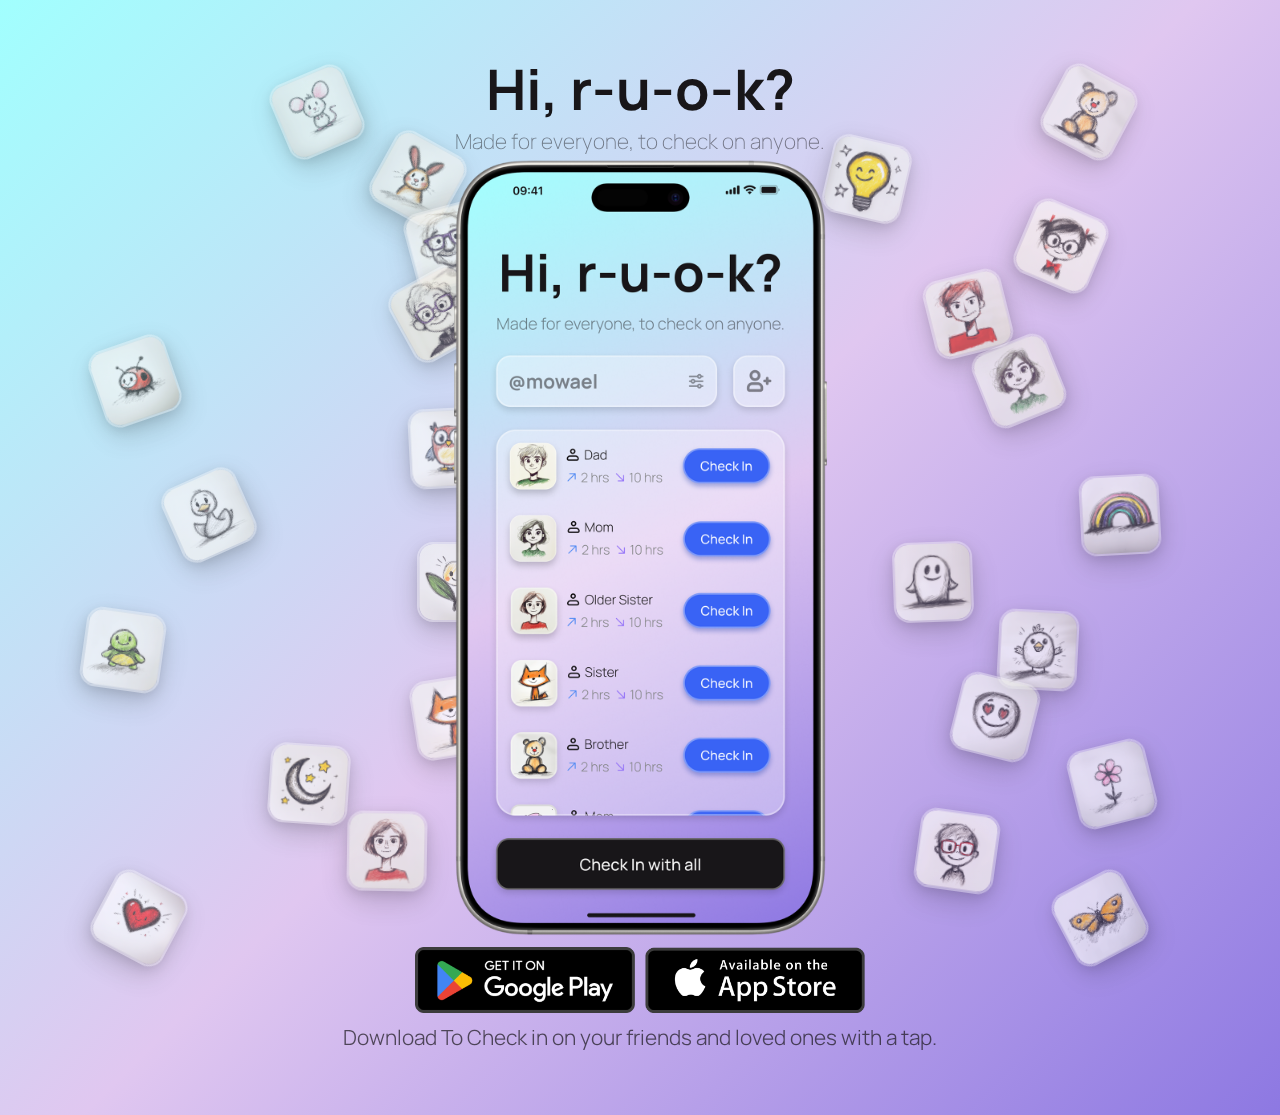
<file: index.html>
<!DOCTYPE html>
<html lang="en">
  <head>
    <meta charset="UTF-8" />
    <meta name="viewport" content="width=device-width, initial-scale=1.0" />
    <title>RUOK Landing Page</title>
    <link
      href="https://fonts.googleapis.com/css2?family=Manrope:wght@400;500;700&display=swap"
      rel="stylesheet"
    />
    <link rel="stylesheet" href="style.css" />
  </head>
  
  <body>
    <!-- Left Icons -->
    <div class="floating-icons left"></div>

    <!-- Right Icons -->
    <div class="floating-icons right"></div>

    <!-- Main Header -->
    <div class="main-header">
      <h1>Hi, r-u-o-k?</h1>
      <p class="subtitle">Made for everyone, to check on anyone.</p>
    </div>

    <!-- Phone Mockup and Icons -->
    <div class="phone-container">
      <!-- Phone Mockup -->
      <div class="phone-mockup">
        <img src="./RUOK PICS/new-phone-mockup.png" alt="Phone Mockup" />
      </div>
    </div>

    <!-- App Links -->
    <div class="app-links">
      <img src="google-play.png" alt="Google Play" />
      <img src="app-store.png" alt="App Store" />
    </div>

    <p
      class="subtitle"
      style="
        margin: -2rem 0 4rem;
        font-size: 1.3em;
        font-weight: 350;
        color: rgba(24, 22, 25, 0.7);
      "
    >
      Download To Check in on your friends and loved ones with a tap.
    </p>

   
    <script>
      document.addEventListener("DOMContentLoaded", function () {
        const leftContainer = document.querySelector(".floating-icons.left");
        const rightContainer = document.querySelector(".floating-icons.right");

        function generateIcons(container, start, end) {
          for (let i = start; i <= end; i++) {
            const img = document.createElement("img");
            img.src = `./RUOK PICS/${i}.png`;
            img.alt = `Floating Icon ${i}`;
            img.classList.add("icon-float");
            img.style.position = "sticky";
            img.style.top = 0;

            // Generate a random translateX value between 0% and 100%
            let randomTranslateX;
            if (i % 2 === 1) {
              randomTranslateX = Math.floor(Math.random() * 100); // 0 to 49
            } else {
              randomTranslateX = Math.floor(Math.random() * 41) + 65; // 50 to 90
            }

            img.style.marginLeft = `${randomTranslateX}%`;

            // Generate a random rotation angle between -30 and 30 degrees
            const randomRotation = Math.floor(Math.random() * 61) - 30; // -30 to 30
            img.style.transform = `rotate(${randomRotation}deg)`;

            img.setAttribute(
              "style",
              `transform: rotate(${randomRotation}deg) !important; position: sticky; top: 0; margin-left: ${randomTranslateX}%;`
            );

            container.appendChild(img);
          }
        }

        // Generate icons for left and right sides
        generateIcons(leftContainer, 1, 13);
        generateIcons(rightContainer, 14, 26);

        // Listen for scroll and adjust icons that reach the top
        window.addEventListener("scroll", () => {
          document.querySelectorAll(".icon-float").forEach((icon) => {
            const rect = icon.getBoundingClientRect();
            if (rect.top <= 0 && !icon.classList.contains("gathered")) {
              icon.classList.add("gathered");
            }
          });
        });
      });
    </script>
  </body>
</html>
</file>
<file: style.css>
/* Basic Reset */
* {
  margin: 0;
  padding: 0;
  box-sizing: border-box;
  z-index: 2;
}

body {
  font-family: "Manrope", sans-serif;
  background: linear-gradient(135deg, #a1fffe, #e0c7f0, #8d78e2);
  display: flex;
  flex-direction: column;
  align-items: center;
  color: #181619;
  text-align: center;
  padding: 0 20px;
  overflow-x: hidden;
  width: 100vw;
  position: relative;
}

/* Main Header */
.main-header {
  margin: 50px 0 10px;
  width: 100%;
}

.main-header h1 {
  font-size: 3.5em;
  margin-bottom: 0;
}

.subtitle {
  color: rgba(24, 22, 25, 0.5);
  font-size: 1.3em;
  margin-bottom: 10px;
  font-weight: lighter;
}

/* App Links */
.app-links {
  margin: 0;
  display: flex;
  justify-content: center;
  gap: 10px;
  transform: translateY(-42px);
}

.app-links img {
  width: 220px;
  height: auto;
  /* border-radius: 1rem; */
  /* object-fit: cover; */
  /* border: solid 2px rgba(60, 60, 60, 0.5); */
}

/* Phone Mockup and Floating Icons */
.phone-container {
  display: flex;
  align-items: center;
  justify-content: center;
  margin: 0;
  width: 100%;
  position: relative;
  transform: translateY(-2rem);
}

.phone-mockup {
  max-width: 700px;
  min-width: 250px;
}

.phone-mockup img {
  width: 65%;
  border-radius: 30px;
}

/* Floating Icons */
.floating-icons img {
  width: 80px;
  height: 80px;
  filter: drop-shadow(0 10px 15px rgba(0, 0, 0, 0.2))
    drop-shadow(0 4px 6px rgba(0, 0, 0, 0.2));
  display: block;
  margin-top: 1rem;
  margin-bottom: -1.8rem;
  border-radius: 1rem;
  border: 2px solid rgba(255, 255, 255, 0.5);
  opacity: .7;
}

.icon-float-rotate {
  transform: rotate(0deg) !important; /* Default value; can be overridden by JS */
}

.left, .right {
  width: 500px;
  height: fit-content;
  padding: 3.5rem;
  position: absolute;
  z-index: 1;
}

.left {
  left: 0;
  top: 0;
}

.right {
  right: 0;
  top: 0;
  transform: translateX(-25%);
}

/* Zigzag arrangement */
.floating-icons.left img:nth-child(odd) {
  margin-left: 0;
}

.floating-icons.left img:nth-child(even) {
  align-self: flex-end;
}

.floating-icons.right img:nth-child(odd) {
  margin-right: 0;
}

.floating-icons.right img:nth-child(even) {
  align-self: flex-start;
}

/* Floating Icons Animation */
.icon-float {
  animation: float 3s ease-in-out infinite;
}

@keyframes float {
  0% {
    transform: translateY(0);
  }
  50% {
    transform: translateY(-30px);
  }
  100% {
    transform: translateY(0);
  }
}

/* Responsive Styles */
@media (max-width: 980px) {
  .left, .right {
    width: 50px;
    padding: 0;
  }

  .right {
    right: 20%;
  }
}

@media (max-width: 768px) {
  .floating-icons img {
    opacity: .4;
  }
  .card-image {
    width: 200px;
  }

  .main-header h1 {
    font-size: 3.5em;
  }

  .app-links img {
    width: 170px;
  }
}
</file>
